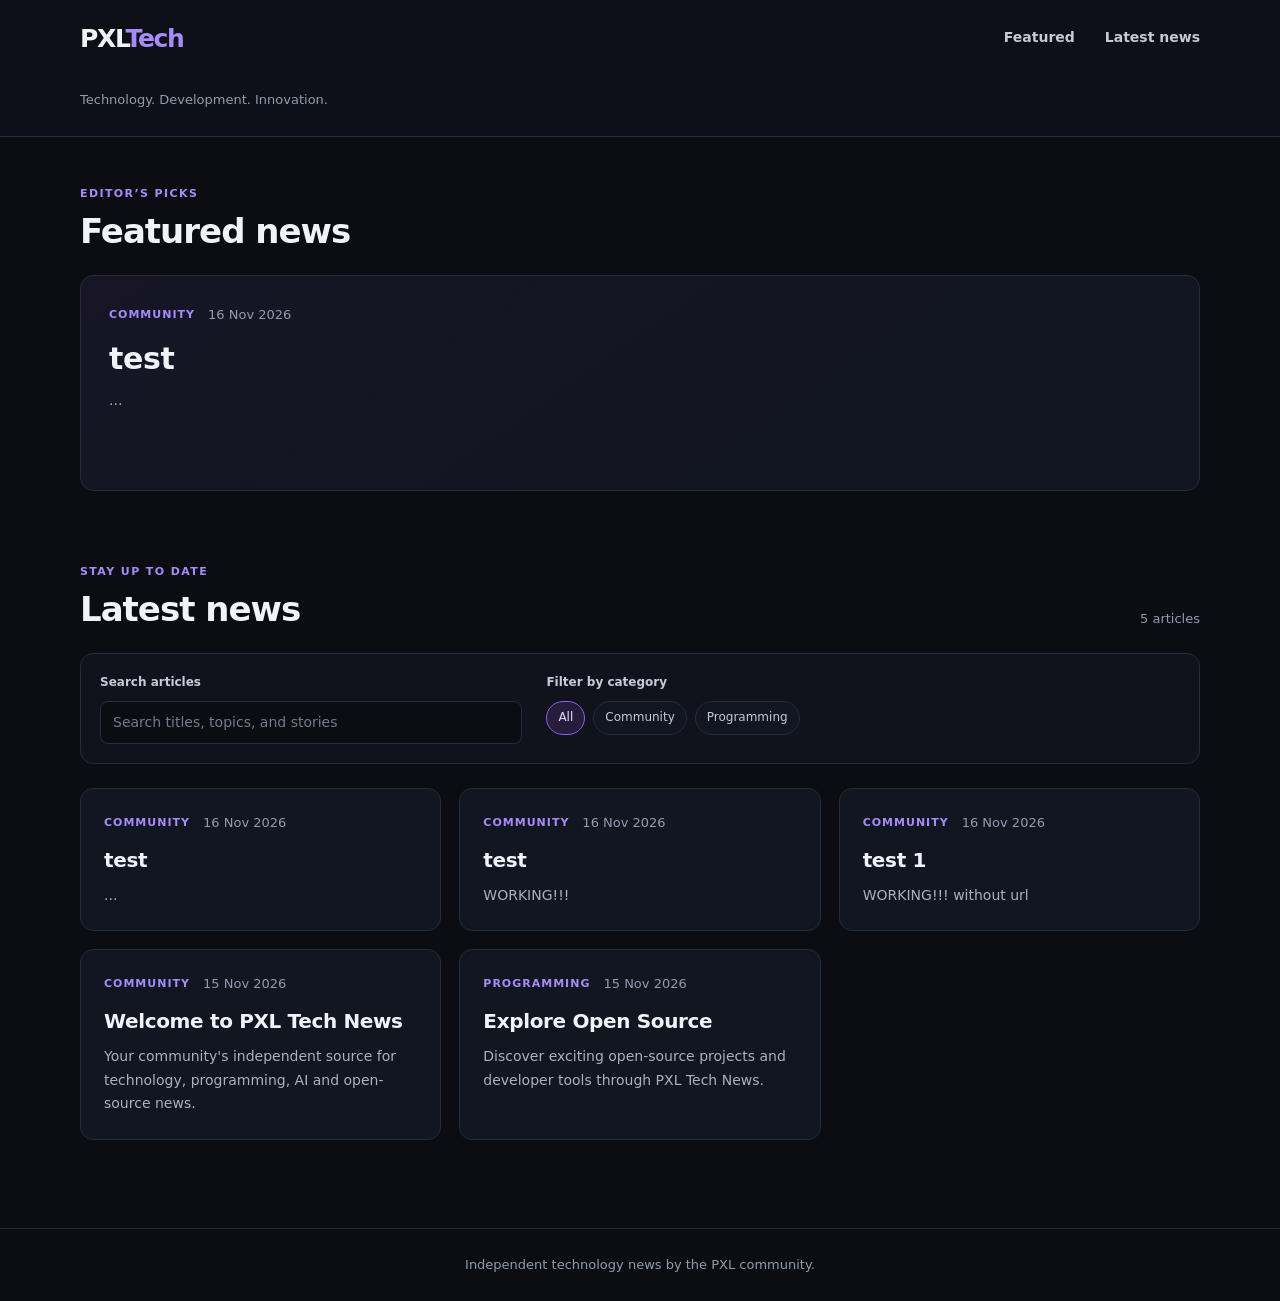
<file: index.html>
<!doctype html>
<html lang="en">
<head>
  <meta charset="UTF-8">
  <meta name="viewport" content="width=device-width, initial-scale=1">
  <meta name="theme-color" content="#0b0d12">
  <meta name="description" content="Technology, development, and innovation from the PXL community.">
  <title>PXL Tech News</title>
  <link rel="stylesheet" href="style.css">
  <script src="app.js" defer></script>
</head>
<body>
  <header class="site-header">
    <div class="header-inner">
      <a class="brand" href="./" aria-label="PXL Tech News home">PXL<span>Tech</span></a>
      <button class="nav-toggle" type="button" aria-controls="primary-nav" aria-expanded="false">
        <span class="nav-toggle-label">Menu</span>
        <span class="nav-toggle-icon" aria-hidden="true"><span></span><span></span><span></span></span>
      </button>
      <nav id="primary-nav" class="primary-nav" aria-label="Main navigation">
        <a href="#featured">Featured</a>
        <a href="#latest">Latest news</a>
      </nav>
    </div>
    <div class="header-copy">
      <p>Technology. Development. Innovation.</p>
    </div>
  </header>

  <main class="home-main">
    <section id="featured" class="content-section" aria-labelledby="featured-heading">
      <div class="section-heading">
        <div>
          <p class="eyebrow">Editor’s picks</p>
          <h1 id="featured-heading">Featured news</h1>
        </div>
      </div>
      <div id="featured-news" class="featured-grid" aria-live="polite" aria-busy="true">
        <p class="news-state">Loading featured news…</p>
      </div>
    </section>

    <section id="latest" class="content-section" aria-labelledby="latest-heading">
      <div class="section-heading latest-heading">
        <div>
          <p class="eyebrow">Stay up to date</p>
          <h2 id="latest-heading">Latest news</h2>
        </div>
        <p id="result-count" class="result-count" aria-live="polite"></p>
      </div>

      <div class="news-tools">
        <div class="search-field">
          <label for="news-search">Search articles</label>
          <input id="news-search" type="search" placeholder="Search titles, topics, and stories" autocomplete="off" disabled>
        </div>
        <div class="category-filter">
          <span class="filter-label" id="category-label">Filter by category</span>
          <div id="category-filters" class="filter-list" role="group" aria-labelledby="category-label" aria-busy="true"></div>
        </div>
      </div>

      <div id="latest-news" class="news-grid" aria-live="polite" aria-busy="true">
        <p class="news-state">Loading latest news…</p>
      </div>
    </section>
  </main>

  <footer class="site-footer">
    <p>Independent technology news by the PXL community.</p>
  </footer>
</body>
</html>
</file>
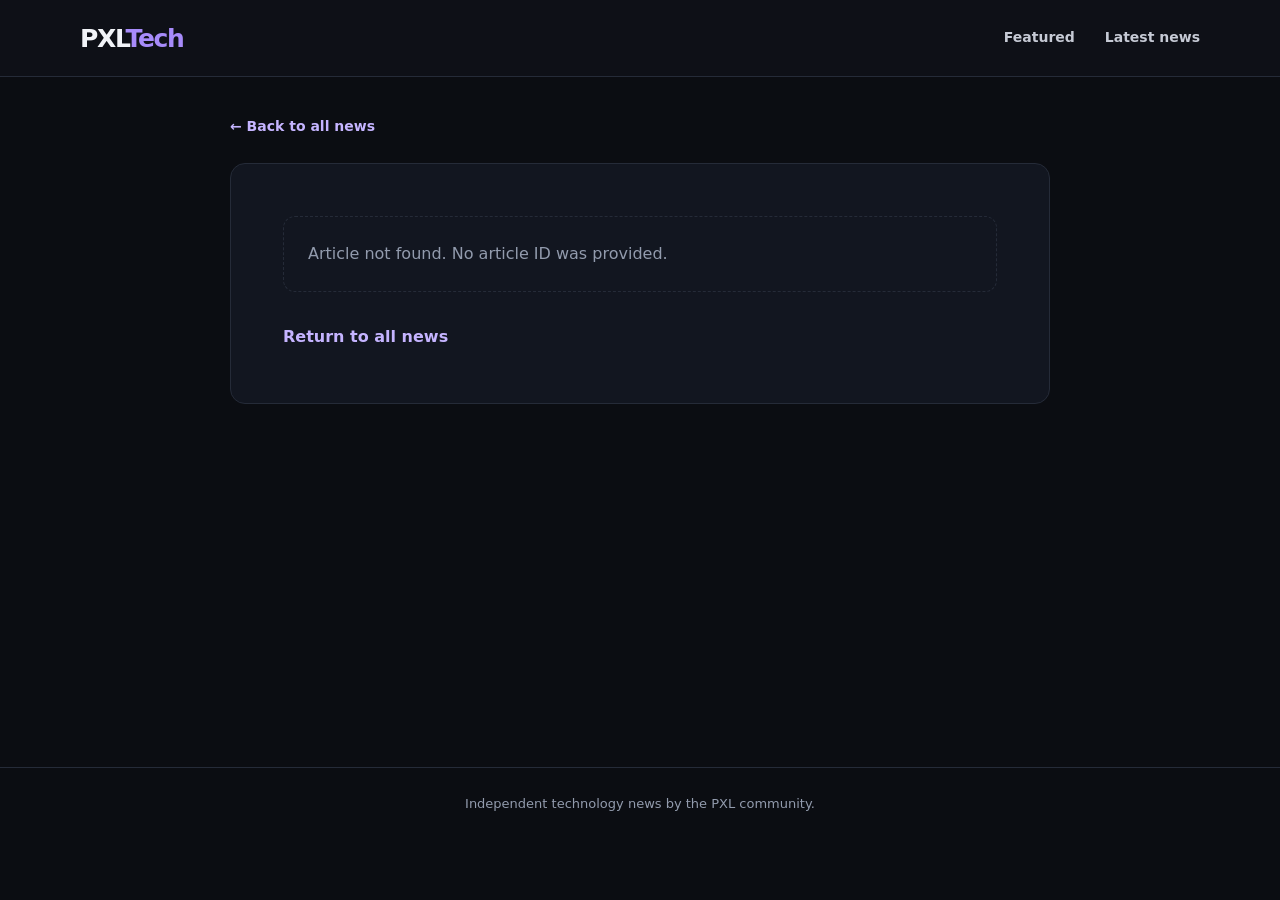
<file: article.html>
<!doctype html>
<html lang="en">
<head>
  <meta charset="UTF-8">
  <meta name="viewport" content="width=device-width, initial-scale=1">
  <meta name="theme-color" content="#0b0d12">
  <meta name="description" content="Read the latest technology news from the PXL community.">
  <title>PXL Tech News</title>
  <link rel="stylesheet" href="style.css">
  <script src="app.js" defer></script>
</head>
<body>
  <header class="site-header">
    <div class="header-inner">
      <a class="brand" href="./" aria-label="PXL Tech News home">PXL<span>Tech</span></a>
      <button class="nav-toggle" type="button" aria-controls="primary-nav" aria-expanded="false">
        <span class="nav-toggle-label">Menu</span>
        <span class="nav-toggle-icon" aria-hidden="true"><span></span><span></span><span></span></span>
      </button>
      <nav id="primary-nav" class="primary-nav" aria-label="Main navigation">
        <a href="./#featured">Featured</a>
        <a href="./#latest">Latest news</a>
      </nav>
    </div>
  </header>

  <main class="article-main">
    <a class="back-link" href="./">← Back to all news</a>
    <article id="article" class="article-content" aria-live="polite" aria-busy="true">
      <p class="news-state">Loading article…</p>
    </article>
  </main>

  <footer class="site-footer">
    <p>Independent technology news by the PXL community.</p>
  </footer>
</body>
</html>
</file>
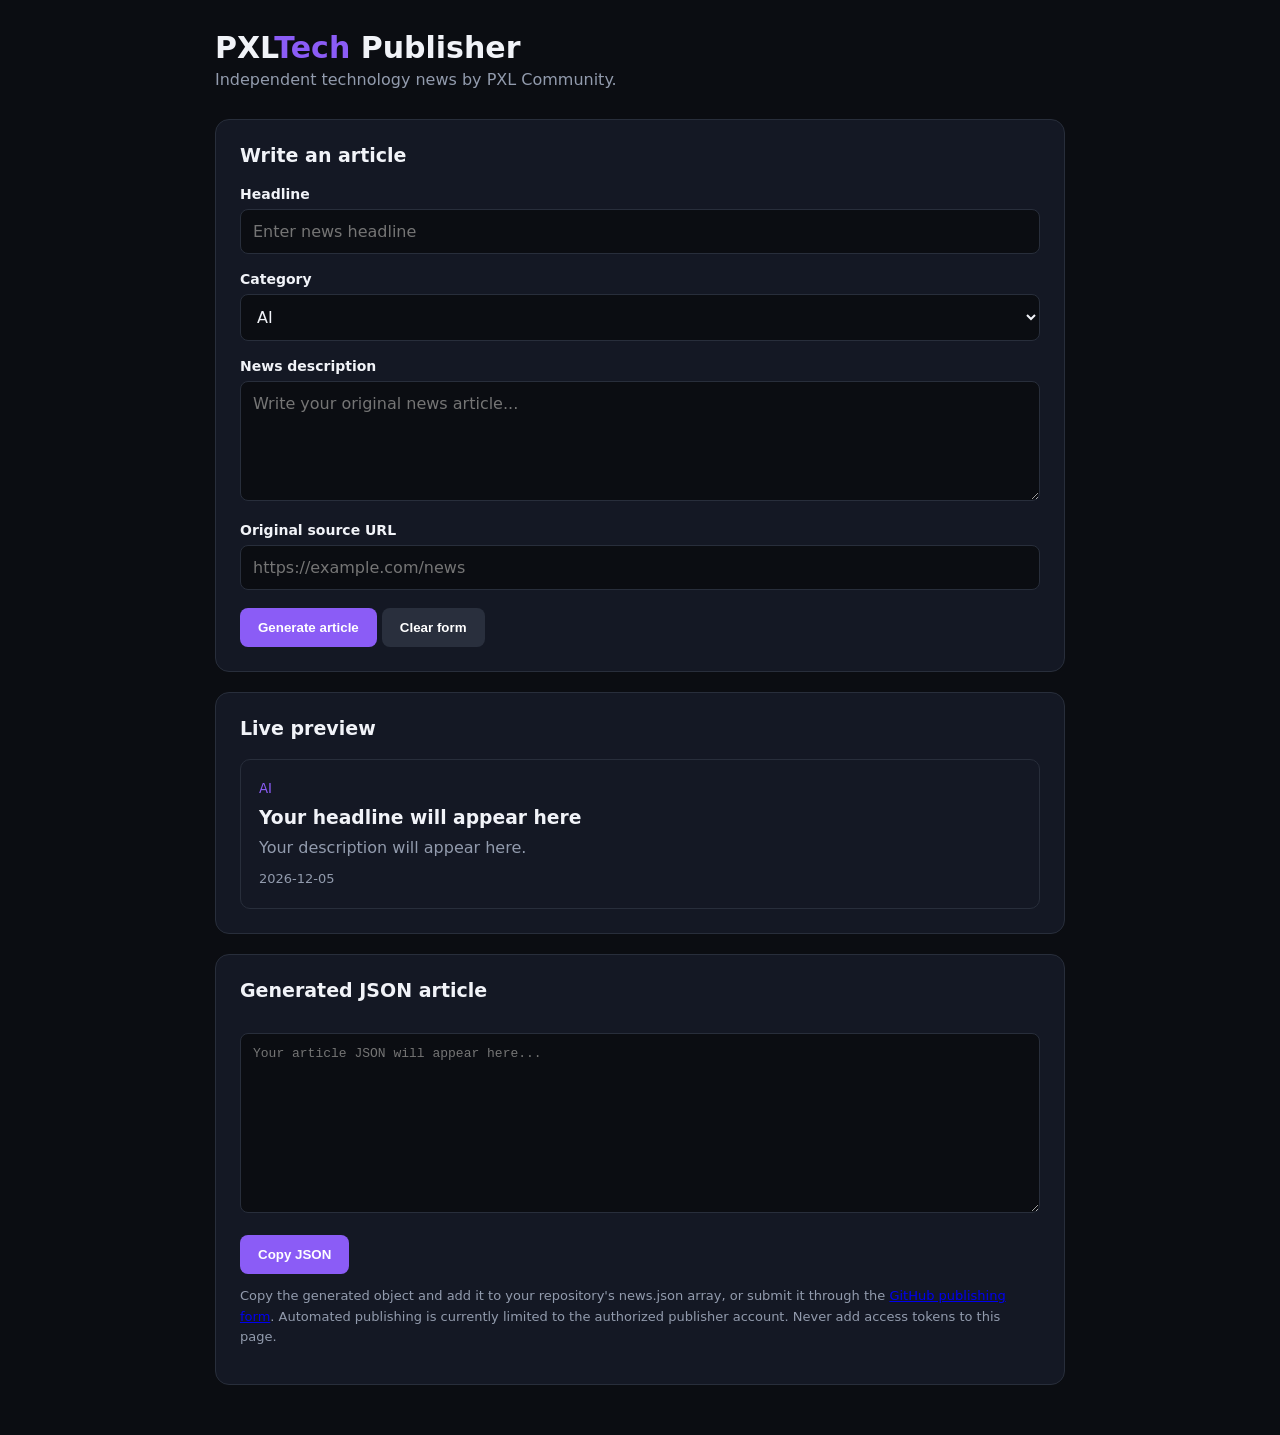
<file: publisher.html>
<!DOCTYPE html>
<html lang="en">
<head>
<meta charset="UTF-8">
<meta name="viewport" content="width=device-width, initial-scale=1.0">
<title>PXL News Publisher</title>

<style>
:root {
  --bg: #0b0d12;
  --panel: #141824;
  --border: #282e3b;
  --text: #f1f3f8;
  --muted: #929bad;
  --accent: #8b5cf6;
}

* {
  box-sizing: border-box;
  margin: 0;
  padding: 0;
}

body {
  background: var(--bg);
  color: var(--text);
  font-family: system-ui, sans-serif;
  padding: 30px 16px;
}

.container {
  max-width: 850px;
  margin: auto;
}

header {
  margin-bottom: 30px;
}

header h1 {
  font-size: 30px;
}

header span {
  color: var(--accent);
}

header p {
  color: var(--muted);
  margin-top: 5px;
}

.panel {
  background: var(--panel);
  border: 1px solid var(--border);
  padding: 24px;
  border-radius: 14px;
  margin-bottom: 20px;
}

h2 {
  font-size: 19px;
  margin-bottom: 20px;
}

label {
  display: block;
  margin: 17px 0 7px;
  font-size: 14px;
  font-weight: 600;
}

input, textarea, select {
  width: 100%;
  background: var(--bg);
  color: var(--text);
  border: 1px solid var(--border);
  border-radius: 8px;
  padding: 12px;
  font: inherit;
  outline: none;
}

input:focus, textarea:focus, select:focus {
  border-color: var(--accent);
}

textarea {
  min-height: 120px;
  resize: vertical;
}

button {
  background: var(--accent);
  color: white;
  border: none;
  padding: 12px 18px;
  border-radius: 8px;
  cursor: pointer;
  font-weight: 700;
  margin-top: 18px;
}

button:hover {
  opacity: 0.85;
}

.secondary {
  background: #292f3d;
}

.preview {
  border: 1px solid var(--border);
  border-radius: 10px;
  padding: 18px;
  margin-top: 12px;
}

.preview small {
  color: var(--accent);
}

.preview h3 {
  margin: 10px 0;
}

.preview p {
  color: var(--muted);
}

#output {
  min-height: 180px;
  margin-top: 12px;
  font-family: monospace;
  font-size: 13px;
}

.note {
  color: var(--muted);
  font-size: 13px;
  margin-top: 12px;
  line-height: 1.6;
}

.status {
  color: #a78bfa;
  margin-top: 12px;
  font-size: 13px;
}
</style>
</head>

<body>
<div class="container">

<header>
  <h1>PXL<span>Tech</span> Publisher</h1>
  <p>Independent technology news by PXL Community.</p>
</header>

<section class="panel">
  <h2>Write an article</h2>

  <form id="newsForm">

    <label for="title">Headline</label>
    <input
      id="title"
      maxlength="150"
      placeholder="Enter news headline"
      required
    >

    <label for="category">Category</label>
    <select id="category" required>
      <option value="AI">AI</option>
      <option value="Programming">Programming</option>
      <option value="Linux">Linux</option>
      <option value="Gaming">Gaming</option>
      <option value="Cybersecurity">Cybersecurity</option>
      <option value="Open Source">Open Source</option>
      <option value="Technology">Technology</option>
      <option value="Community">Community</option>
    </select>

    <label for="description">News description</label>
    <textarea
      id="description"
      maxlength="2000"
      placeholder="Write your original news article..."
      required
    ></textarea>

    <label for="source">Original source URL</label>
    <input
      id="source"
      type="url"
      placeholder="https://example.com/news"
    >

    <button type="submit">Generate article</button>
    <button type="reset" class="secondary">Clear form</button>

  </form>
</section>

<section class="panel">
  <h2>Live preview</h2>
  <div class="preview">
    <small id="previewCategory">CATEGORY</small>
    <h3 id="previewTitle">Your headline will appear here</h3>
    <p id="previewDescription">Your description will appear here.</p>
    <p class="note" id="previewDate"></p>
  </div>
</section>

<section class="panel">
  <h2>Generated JSON article</h2>

  <textarea id="output" readonly
    placeholder="Your article JSON will appear here..."></textarea>

  <button id="copyButton" type="button">Copy JSON</button>

  <p class="note">
    Copy the generated object and add it to your repository's
    news.json array, or submit it through the
    <a href="https://github.com/pxlofficial1-sketch/PXL-NEWS/issues/new?template=publish-news.yml">GitHub publishing form</a>.
    Automated publishing is currently limited to the authorized publisher account.
    Never add access tokens to this page.
  </p>

  <p class="status" id="status" aria-live="polite"></p>
</section>

</div>

<script>
const form = document.getElementById("newsForm");

const fields = {
  title: document.getElementById("title"),
  category: document.getElementById("category"),
  description: document.getElementById("description"),
  source: document.getElementById("source")
};

const allowedCategories = new Set([
  "AI", "Programming", "Linux", "Gaming", "Cybersecurity",
  "Open Source", "Technology", "Community"
]);
const articleIdPattern = /^[a-z0-9]+(?:-[a-z0-9]+)*$/;
const maxArticleIdLength = 80;
const maxTitleLength = 150;
const maxDescriptionLength = 2000;
let existingIds = new Set();
let databaseAvailable = false;

function validateArticle(article, ids = new Set()) {
  if (!article || typeof article !== "object" || Array.isArray(article)) {
    return "Article data must be an object.";
  }

  for (const [field, maxLength] of [
    ["id", maxArticleIdLength],
    ["title", maxTitleLength],
    ["description", maxDescriptionLength]
  ]) {
    const value = article[field];
    if (typeof value !== "string" || !value.trim()) {
      return `${field} is required.`;
    }
    if (value !== value.trim()) {
      return `${field} must not have leading or trailing spaces.`;
    }
    if (value.length > maxLength) {
      return `${field} must be ${maxLength} characters or fewer.`;
    }
  }

  if (!articleIdPattern.test(article.id)) {
    return "ID must use lowercase letters and numbers separated by hyphens.";
  }
  if (ids.has(article.id)) {
    return "This article ID already exists. Generate a new article ID.";
  }
  if (typeof article.category !== "string" || !allowedCategories.has(article.category)) {
    return "Choose a valid article category.";
  }

  if (typeof article.date !== "string" || !/^\d{4}-\d{2}-\d{2}$/.test(article.date)) {
    return "Date must use YYYY-MM-DD format.";
  }
  if (Number(article.date.slice(0, 4)) < 1) {
    return "Date must be a real calendar date.";
  }
  const parsedDate = new Date(`${article.date}T00:00:00Z`);
  if (Number.isNaN(parsedDate.getTime()) || parsedDate.toISOString().slice(0, 10) !== article.date) {
    return "Date must be a real calendar date.";
  }

  if (article.source !== undefined && article.source !== "") {
    if (typeof article.source !== "string" || /[\\\s]/.test(article.source)) {
      return "Source must be a valid HTTP or HTTPS URL.";
    }
    try {
      const sourceUrl = new URL(article.source);
      const authority = article.source.split("://", 2)[1]?.split(/[/?#]/, 1)[0] || "";
      if (!["http:", "https:"].includes(sourceUrl.protocol) || !sourceUrl.hostname || sourceUrl.username || sourceUrl.password || authority.includes("@")) {
        return "Source must be an absolute HTTP or HTTPS URL without embedded credentials.";
      }
    } catch {
      return "Source must be a valid HTTP or HTTPS URL.";
    }
  }

  if (article.featured !== undefined && typeof article.featured !== "boolean") {
    return "Featured must be true or false.";
  }
  return "";
}

function validateDatabase(articles) {
  if (!Array.isArray(articles)) return "The article database must be a JSON array.";
  const ids = new Set();
  for (const article of articles) {
    const error = validateArticle(article, ids);
    if (error) return error;
    ids.add(article.id);
  }
  return "";
}

const databaseCheck = fetch("news.json")
  .then(response => {
    if (!response.ok) throw new Error(`HTTP ${response.status}`);
    return response.json();
  })
  .then(articles => {
    const error = validateDatabase(articles);
    if (error) throw new Error(error);
    existingIds = new Set(articles.map(article => article.id));
    databaseAvailable = true;
    return true;
  })
  .catch(error => {
    document.getElementById("status").textContent =
      `Could not verify existing article IDs (${error.message}). The publishing workflow will still validate them.`;
    return false;
  });

function createId() {
  const randomId = globalThis.crypto?.randomUUID?.().replaceAll("-", "");
  const fallbackId = `${Date.now().toString(36)}-${Math.random().toString(36).slice(2)}`;
  return `pxl-${randomId || fallbackId}`;
}

function updatePreview() {
  document.getElementById("previewTitle").textContent =
    fields.title.value || "Your headline will appear here";

  document.getElementById("previewCategory").textContent =
    fields.category.value;

  document.getElementById("previewDescription").textContent =
    fields.description.value || "Your description will appear here.";

  document.getElementById("previewDate").textContent =
    new Date().toISOString().slice(0, 10);
}

Object.values(fields).forEach(field => {
  field.addEventListener("input", updatePreview);
  field.addEventListener("change", updatePreview);
});

form.addEventListener("submit", async event => {
  event.preventDefault();
  await databaseCheck;

  const article = {
    id: createId(),
    title: fields.title.value.trim(),
    description: fields.description.value.trim(),
    category: fields.category.value,
    date: new Date().toISOString().slice(0, 10),
    source: fields.source.value.trim()
  };

  const validationError = validateArticle(article, databaseAvailable ? existingIds : new Set());
  if (validationError) {
    document.getElementById("status").textContent = validationError;
    return;
  }

  document.getElementById("output").value =
    JSON.stringify(article, null, 2);

  document.getElementById("status").textContent =
    databaseAvailable
      ? "Article validated and generated."
      : "Article generated. Existing IDs could not be checked here; the publishing workflow will check them before publication.";
});

document.getElementById("copyButton").addEventListener("click", async () => {
  const output = document.getElementById("output");

  if (!output.value) {
    document.getElementById("status").textContent =
      "Generate an article first.";
    return;
  }

  try {
    await navigator.clipboard.writeText(output.value);
    document.getElementById("status").textContent =
      "JSON copied successfully!";
  } catch {
    output.select();
    document.getElementById("status").textContent =
      "Select and copy the JSON manually.";
  }
});

form.addEventListener("reset", () => {
  setTimeout(() => {
    document.getElementById("output").value = "";
    document.getElementById("status").textContent = "";
    updatePreview();
  }, 0);
});

updatePreview();
</script>
</body>
</html>
</file>
<file: style.css>
/* PXL Tech News */
:root {
  color-scheme: dark;
  --bg: #0b0d12;
  --surface: #121620;
  --surface-raised: #171c28;
  --border: #252b38;
  --text: #f1f3f8;
  --muted: #929bad;
  --accent: #a78bfa;
  --accent-strong: #8b5cf6;
  --content-width: 1120px;
}

* { box-sizing: border-box; }

html { scroll-behavior: smooth; }

body {
  min-width: 320px;
  margin: 0;
  background: var(--bg);
  color: var(--text);
  font-family: Inter, ui-sans-serif, system-ui, -apple-system, BlinkMacSystemFont, "Segoe UI", sans-serif;
  line-height: 1.65;
  -webkit-font-smoothing: antialiased;
}

a { color: inherit; }

a:focus-visible,
button:focus-visible,
input:focus-visible {
  outline: 3px solid var(--accent);
  outline-offset: 3px;
}

.site-header {
  border-bottom: 1px solid var(--border);
  background: #0e1017;
}

.header-inner {
  width: min(var(--content-width), 100% - 48px);
  min-height: 76px;
  margin: 0 auto;
  display: flex;
  align-items: center;
  justify-content: space-between;
  gap: 28px;
}

.brand {
  color: var(--text);
  text-decoration: none;
  font-size: 25px;
  font-weight: 850;
  letter-spacing: -1.3px;
  line-height: 1;
}

.brand span { color: var(--accent); }

.primary-nav {
  display: flex;
  align-items: center;
  gap: 30px;
}

.primary-nav a {
  color: #c6cad5;
  text-decoration: none;
  font-size: 14px;
  font-weight: 600;
  transition: color 160ms ease;
}

.primary-nav a:hover,
.primary-nav a:focus-visible { color: var(--accent); }

.nav-toggle {
  display: none;
  align-items: center;
  justify-content: center;
  gap: 12px;
  min-height: 42px;
  padding: 8px 12px;
  border: 1px solid var(--border);
  border-radius: 9px;
  background: var(--surface);
  color: var(--text);
  font: inherit;
  font-size: 13px;
  font-weight: 650;
  cursor: pointer;
}

.nav-toggle-icon { display: grid; gap: 4px; }
.nav-toggle-icon span { width: 16px; height: 2px; border-radius: 2px; background: currentColor; }

.header-copy {
  width: min(var(--content-width), 100% - 48px);
  margin: 0 auto;
  padding: 0 0 13px;
  color: var(--muted);
  font-size: 13px;
}

.home-main,
.article-main {
  width: min(var(--content-width), 100% - 48px);
  margin: 0 auto;
}

.home-main { padding: 48px 0 88px; }
.content-section + .content-section { margin-top: 72px; }

.section-heading {
  display: flex;
  align-items: end;
  justify-content: space-between;
  gap: 24px;
  margin-bottom: 24px;
}

.section-heading h1,
.section-heading h2 {
  margin: 0;
  font-size: clamp(25px, 4vw, 34px);
  line-height: 1.2;
  letter-spacing: -1px;
}

.eyebrow {
  margin: 0 0 7px;
  color: var(--accent);
  font-size: 11px;
  font-weight: 750;
  letter-spacing: 1.4px;
  text-transform: uppercase;
}

.featured-grid,
.news-grid { display: grid; gap: 18px; }
.featured-grid { grid-template-columns: repeat(auto-fit, minmax(min(100%, 310px), 1fr)); }
.news-grid { grid-template-columns: repeat(auto-fit, minmax(min(100%, 300px), 1fr)); }

.news-card {
  min-width: 0;
  padding: 23px;
  border: 1px solid var(--border);
  border-radius: 13px;
  background: var(--surface);
  transition: border-color 170ms ease, background-color 170ms ease, transform 170ms ease;
}

.news-card:hover {
  border-color: #514078;
  background: var(--surface-raised);
  transform: translateY(-2px);
}

.featured-card {
  min-height: 216px;
  padding: 28px;
  background: linear-gradient(145deg, #171526, var(--surface) 65%);
}

.news-card-meta {
  display: flex;
  flex-wrap: wrap;
  align-items: center;
  gap: 9px 13px;
  margin-bottom: 13px;
}

.news-category {
  color: var(--accent);
  font-size: 11px;
  font-weight: 750;
  letter-spacing: 1px;
  text-transform: uppercase;
}

.news-card time,
.article-meta time { color: var(--muted); font-size: 13px; }

.news-card h3 {
  margin: 0 0 10px;
  font-size: 20px;
  line-height: 1.35;
  letter-spacing: -0.35px;
}

.featured-card h3 { max-width: 720px; font-size: clamp(23px, 3vw, 30px); }

.news-card h3 a { text-decoration: none; }
.news-card h3 a:hover { color: var(--accent); }

.news-card-description {
  margin: 0;
  color: #aab1bf;
  font-size: 14px;
  line-height: 1.7;
}

.news-tools {
  display: grid;
  grid-template-columns: minmax(220px, 1fr) minmax(0, 1.5fr);
  gap: 24px;
  margin: 0 0 24px;
  padding: 19px;
  border: 1px solid var(--border);
  border-radius: 13px;
  background: #10131b;
}

.search-field label,
.filter-label {
  display: block;
  margin-bottom: 8px;
  color: #c7cbd5;
  font-size: 12px;
  font-weight: 700;
}

.search-field input {
  width: 100%;
  min-height: 43px;
  padding: 9px 12px;
  border: 1px solid var(--border);
  border-radius: 8px;
  background: var(--bg);
  color: var(--text);
  font: inherit;
  font-size: 14px;
}

.search-field input::placeholder { color: #737c8e; }
.search-field input:disabled { opacity: 0.65; }

.filter-list { display: flex; flex-wrap: wrap; gap: 8px; }

.filter-button {
  min-height: 34px;
  padding: 6px 11px;
  border: 1px solid var(--border);
  border-radius: 999px;
  background: var(--surface);
  color: #c6cad5;
  font: inherit;
  font-size: 12px;
  cursor: pointer;
  transition: border-color 160ms ease, color 160ms ease, background-color 160ms ease;
}

.filter-button:hover { border-color: #685391; color: var(--text); }
.filter-button[aria-pressed="true"] { border-color: var(--accent-strong); background: #251d3a; color: #e6dcff; }

.result-count { margin: 0; color: var(--muted); font-size: 13px; }
.news-state { grid-column: 1 / -1; margin: 0; padding: 24px; border: 1px dashed var(--border); border-radius: 12px; color: var(--muted); }
.news-state.error { color: #e2c4cc; }

.article-main { max-width: 820px; min-height: calc(100vh - 210px); padding: 36px 0 90px; }
.back-link { display: inline-block; margin-bottom: 25px; color: #c5b4ff; font-size: 14px; font-weight: 650; text-decoration: none; }
.back-link:hover { color: #fff; }

.article-content {
  padding: clamp(24px, 5vw, 52px);
  border: 1px solid var(--border);
  border-radius: 15px;
  background: var(--surface);
}

.article-content h1 {
  margin: 4px 0 15px;
  font-size: clamp(30px, 5vw, 44px);
  line-height: 1.18;
  letter-spacing: -1.3px;
  text-wrap: balance;
}

.article-meta { display: flex; align-items: center; gap: 12px; margin-bottom: 30px; }
.article-content .news-category { padding: 3px 8px; border: 1px solid #46356c; border-radius: 999px; background: #1b1728; }
.article-description { margin: 0; color: #d0d4dd; font-size: 17px; line-height: 1.9; white-space: pre-wrap; overflow-wrap: anywhere; }
.article-source { display: inline-block; margin-top: 32px; color: #c5b4ff; font-weight: 650; text-decoration: none; }
.article-source:hover { color: #fff; text-decoration: underline; }

.site-footer { padding: 25px 24px; border-top: 1px solid var(--border); color: var(--muted); text-align: center; font-size: 13px; }
.site-footer p { margin: 0; }

@media (max-width: 700px) {
  .header-inner,
  .header-copy,
  .home-main,
  .article-main { width: min(100% - 32px, var(--content-width)); }

  .header-inner { min-height: 68px; flex-wrap: wrap; gap: 0; }
  .brand { font-size: 23px; }
  .nav-toggle { display: inline-flex; }
  .primary-nav { display: none; width: 100%; padding: 0 0 14px; flex-direction: column; align-items: stretch; gap: 0; }
  .primary-nav[data-open="true"] { display: flex; }
  .primary-nav a { padding: 11px 2px; border-top: 1px solid var(--border); }
  .header-copy { padding-bottom: 12px; font-size: 12px; }
  .home-main { padding: 36px 0 64px; }
  .content-section + .content-section { margin-top: 54px; }
  .news-tools { grid-template-columns: 1fr; gap: 18px; padding: 15px; }
  .latest-heading { align-items: start; flex-direction: column; gap: 8px; }
  .news-card { padding: 19px; }
  .featured-card { padding: 23px; }
  .article-main { padding: 27px 0 64px; }
  .article-content { border-radius: 12px; }
}

@media (prefers-reduced-motion: reduce) {
  *, *::before, *::after { scroll-behavior: auto !important; transition-duration: 0.01ms !important; animation-duration: 0.01ms !important; animation-iteration-count: 1 !important; }
}
</file>
